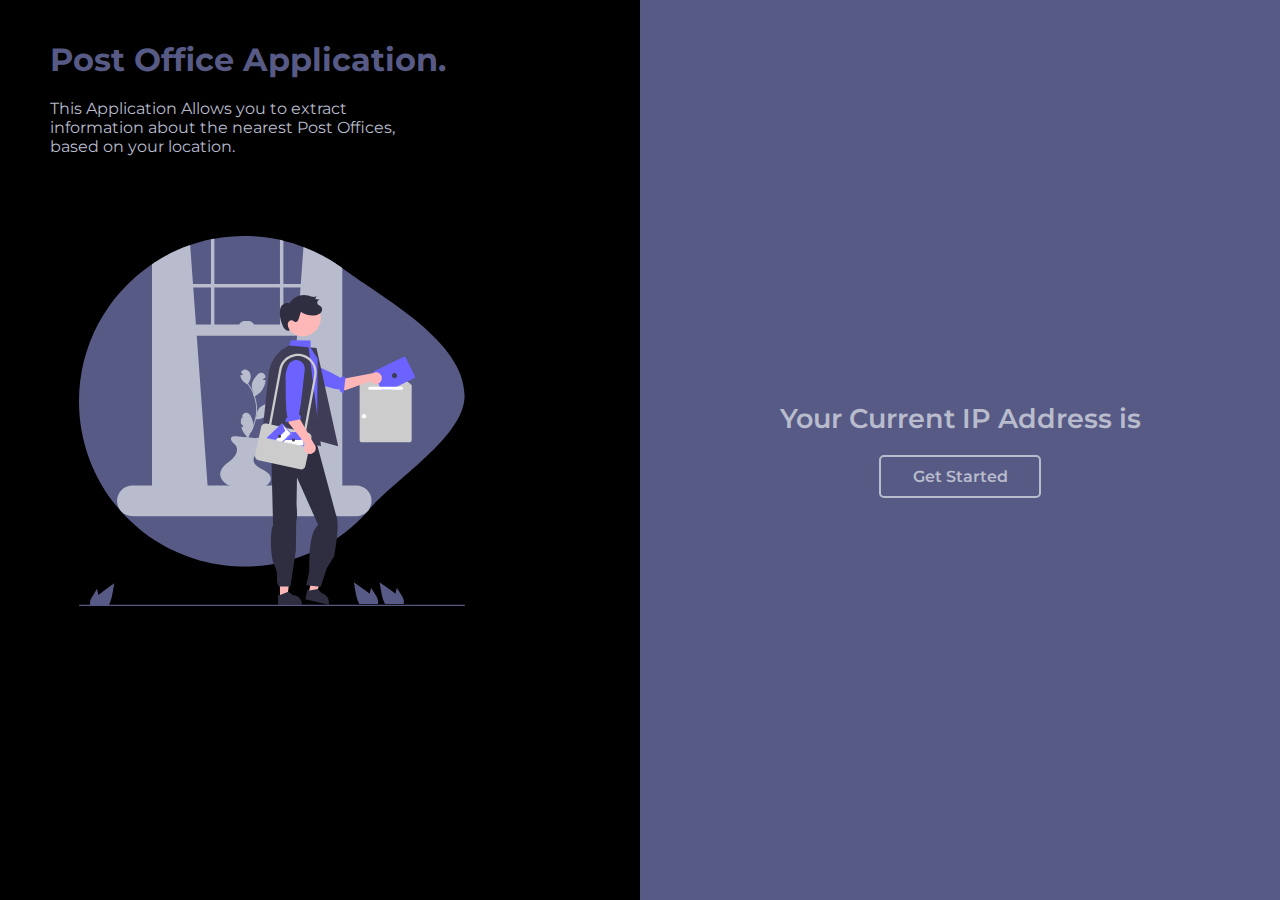
<file: index.html>
<!DOCTYPE html>
<html lang="en">
<head>
    <meta charset="UTF-8">
    <meta name="viewport" content="width=device-width, initial-scale=1.0">
    <title>Post Office App</title>
    <link rel="stylesheet" href="./style.css">
</head>
<body>
    <div class="container">
        <div class="left">
            <div class="box-l">
                <div class="top">
                    <div class="heading">
                        Post Office Application.
                    </div>
                    <div class="desc">
                        This Application Allows you to extract information about the nearest Post Offices, based on your location.
                    </div>
                </div>
                <div class="logo">
                    <img src="./assets/Logo.svg" alt="PostMan-Logo">
                </div>
            </div>
        </div>
        <div class="right">
            <div class="box-r">
                <div class="heading">Your Current IP Address is <span id="address"></span></div>
                <div class="btn">
                    <button id="start-btn">Get Started</button>
                </div>
            </div>
        </div>
    </div>


    <!-- <script src="https://ajax.googleapis.com/ajax/libs/jquery/3.2.1/jquery.min.js">console.clear();</script> -->
    <script src="./script.js">console.clear();</script>
</body>
</html>
</file>
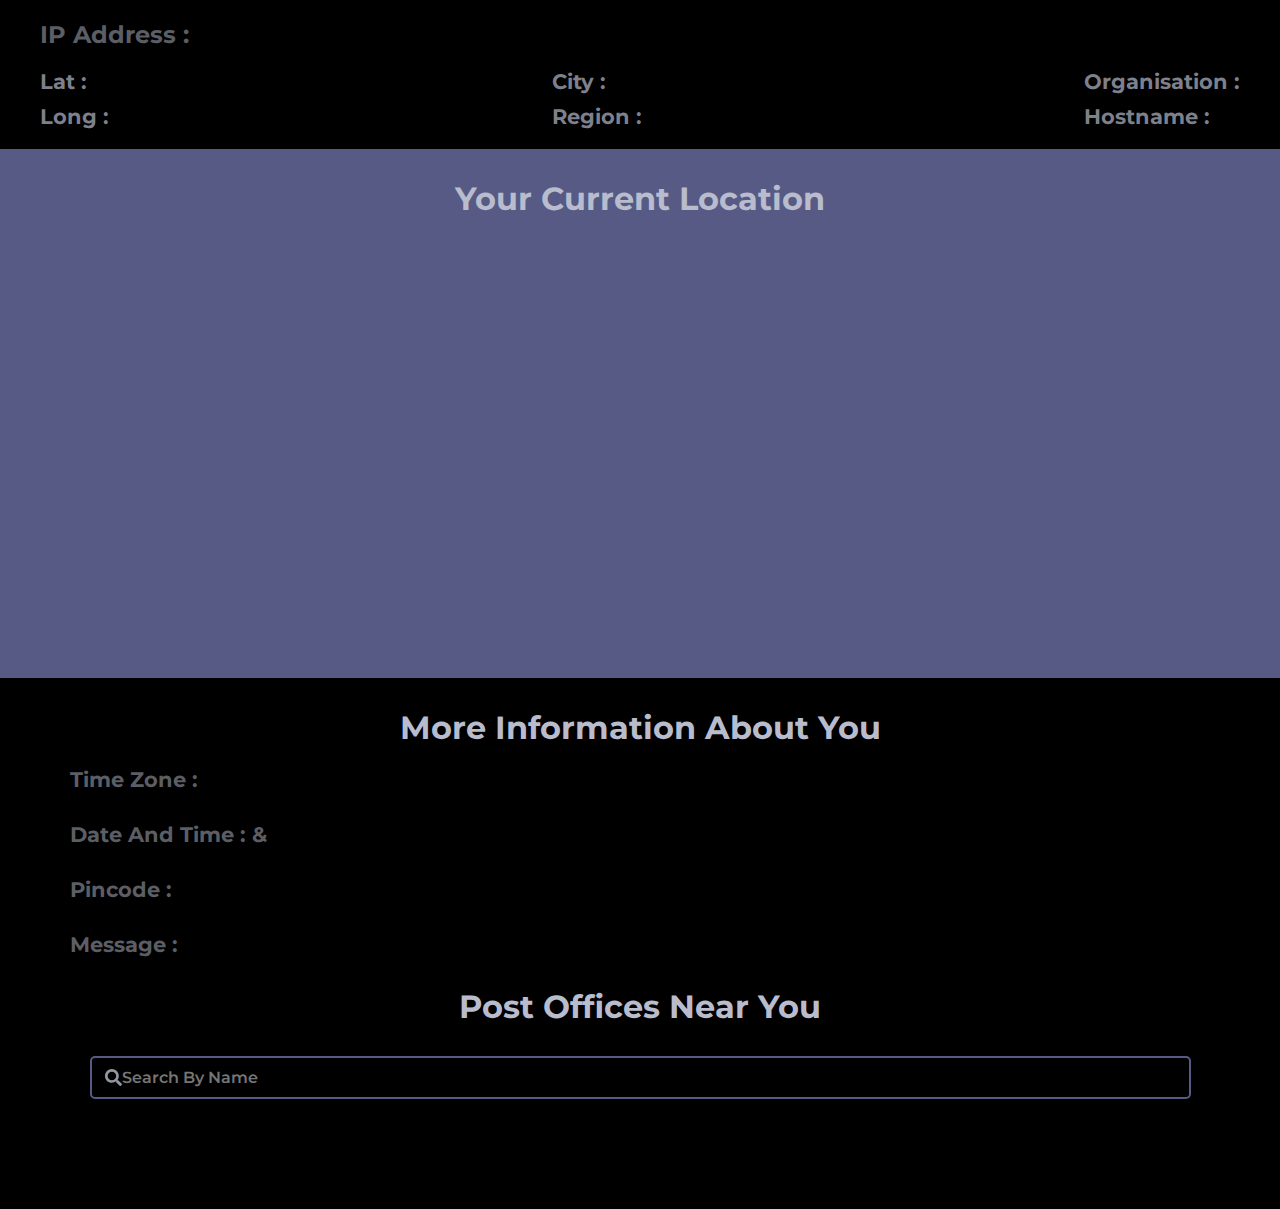
<file: user-Page/index1.html>
<!DOCTYPE html>
<html lang="en">
<head>
    <meta charset="UTF-8">
    <meta name="viewport" content="width=device-width, initial-scale=1.0">
    <title>Post Offices</title>
    <link rel="stylesheet" href="./style1.css">
</head>
<body>
    <div class="header">
        <div class="ip-address">IP Address : <span id="address"></span></div>
        <div class="details">
            <div class="lat-lon">
                <div class="lat">Lat :  <span id="latitude"></span></div>
                <div class="lon">Long :  <span id="longitude"></span></div>
            </div>
            <div class="city-region">
                <div class="city">City :  <span id="city"></span></div>
                <div class="region">Region : <span id="region"></span></div>
            </div>
            <div class="org-host">
                <div class="organisation">Organisation : <span id="org"></span></div>
                <div class="host-name">Hostname :  <span id="host-name"></span></div>
            </div>
        </div>
    </div>
    <section class="location">
        <div class="heading">Your Current Location</div>
        <iframe id="iframe" src=""  frameborder="0" style="border:0"></iframe>
    </section>

    <section class="more-info">
        <div class="heading">More Information About You</div>
        <div class="details">
            <div class="time-zone"> Time Zone : <span id="time-zone"></span></div>
            <div class="date-time">Date And Time : <span id="date"></span> & <span id="time"></span> </div>
            <div class="pincode">Pincode : <span id="pincode"></span></div>
            <div class="pincodes-found">Message : <span id="pin-count"></span></div>
        </div>
    </section>

    <section class="post-offices">
        <div class="heading">Post Offices Near You</div>
        <div class="search">
            <img src="../assets/Search.svg" alt="Search">
            <input id="search-bar" type="text" placeholder="Search By Name">
        </div>
        <div class="cards-container" id="cards-container">
            <!-- <div class="card">
                <div class="name">Name : <span id="name"></span></div>
                <div class="branch">Branch : <span id="branch"></span></div>
                <div class="status">Status : <span id="status"></span></div>
                <div class="district">District : <span id="district"></span></div>
                <div class="division">Division : <span id="division"></span></div>
            </div> -->
        </div>
    </section>


    <script src="./script1.js">console.clear();</script>
</body>
</html>
</file>
<file: style.css>
@import url('https://fonts.googleapis.com/css2?family=Montserrat:wght@300;400;500;600;700;800;900&display=swap');

*{
    font-family: 'Montserrat', sans-serif;
    margin: 0;
    padding: 0;
}
.container{
    display: flex;
    flex-wrap: wrap;
}
.container .left{
    background-color: #000;
    color: #fff;
    display: flex;
    width: 50%;
    height: 100vh;
}
.container .right{
    display: flex;
    width: 50%;
    height: 100vh;
    background-color: #575a85;
}
.container .left .box-l{
    padding: 10px 50px;
    display: flex;
    flex-direction: column;
    gap: 50px;
}
.container .left .box-l .top{
    padding: 30px 0px;
    display: flex;
    flex-direction: column;
    gap: 20px;
}
.container .left .box-l .heading{
    color: #575A85;
    font-size: 2rem;
    font-weight: 700;
}
.container .left .box-l .desc{
    color: #B8BCCC;
    font-size: 1rem;
    width: 70%;
}
.container .left .box-l .logo{
    margin: 0px auto;
}
.container .left .box-l .logo img{
    width: 80%;
}
.container .right .box-r{
    margin: auto auto;
    display: flex;
    flex-direction: column;
    gap: 20px;
}
.container .right .box-r .heading{
    font-size: 1.7rem;
    font-weight: 600;
    color: #b8bccc;
}
#address{
    color: #fff;
}
.container .right .box-r #start-btn{
    width: 45%;
    padding: 10px;
    background-color: transparent;
    border: 2px solid #B8BCCC;
    border-radius: 5px;
    color: #b8bccc;
    cursor: pointer;
    font-size: 16px;
    font-weight: 600;
    transition: 0.3s;
}
.container .right .box-r #start-btn:hover{
    background-color: #B8BCCC;
    color: #575A85;
}
.container .right .box-r #start-btn:active{
    transform: scale(0.95);
}
.container .right .box-r .btn{
    text-align: center;
    margin: 0px auto;
    width: 100%;
}

@media all and (max-width: 768px) and (min-width: 320px)  {

    .container{
        flex-direction: column;
    }
    .container .left{
        height: 80%;
        margin: 0px auto;
        width: 100%;
    }
    .container .right{
        height: 50vh;
        margin: 0px auto;
        width: 100%;
    }
    .container .left .top .heading{
        font-size: 25px;
    }
    .container .left .box-l{
        gap: 20px;
        width: 100%;
    }
    .container .left .box-l .top{
        text-align: center;
    }
    .container .left .box-l .desc{
        width: 100%;
        text-align: center;
        font-size: 14px;
    }
    .container .left .box-l .logo{
        margin: 0px auto;
        width: 70%;
    }
    .container .left .box-l .logo img{
        width: 100%;
    }
    .container .right .box-r .heading{
        font-size: 20px;
        text-align: center;
    }
    .container .right .box-r {
        gap: 20px;
        width: 100%;
        padding: 10px 50px;
    }
    .container .right .box-r #start-btn{
        padding: 10px 0px;
        font-size: 14px;
    }
}
</file>
<file: user-Page/style1.css>
@import url('https://fonts.googleapis.com/css2?family=Montserrat:wght@300;400;500;600;700;800;900&display=swap');

*{
    font-family: 'Montserrat', sans-serif;
    margin: 0;
    padding: 0;
}
.header{
    background-color: #000;
    color: #fff;
}
.header .ip-address{
    color: #B8BCCC80;
    font-size: 1.5rem;
    font-weight: 700;
    padding: 20px 40px 0px 40px;
}
#address{
    color: #b8bccc;
}
.header .details{
    color: #b8bcccaf;
    font-size: 1.3rem;
    font-weight: 700;
    display: flex;
    justify-content: space-between;
    padding: 20px 40px;
}
#latitude,#longitude,#city,#region,#org,#host-name{
    color: #b8bccc;
}
.lat-lon,.city-region,.org-host{
    display: flex;
    flex-direction: column;
    gap: 10px;
}
section.location{
    background-color: #575a85;
    color: #b8bccc;
    display: flex;
    flex-direction: column;
    gap: 30px;
    padding: 30px;
    text-align: center;
}
section.location .heading{
    font-size: 2rem;
    font-weight: 700;
}
#iframe{
    margin: 0px auto;
}
section.more-info{
    display: flex;
    flex-direction: column;
    gap: 20px;
    padding: 30px;
    background-color: #000;
}
section.more-info .heading{
    color: #b8bccc;
    text-align: center;
    font-size: 2rem;
    font-weight: 700;
}
section.more-info .details{
    padding: 0px 40px;
    display: flex;
    flex-direction: column;
    gap: 30px;
    font-size: 1.3rem;
    font-weight: 700;
    color: #B8BCCC80;
}
#time-zone,#date,#time,#pincode,#pin-count{
    color: #b8bccc;
}
section.post-offices{
    background-color: #000;
}
section.post-offices .heading{
    color: #b8bccc;
    text-align: center;
    font-size: 2rem;
    font-weight: 700;
}
section.post-offices .search{
    position: relative;
    margin: 0px auto;
    text-align: center;
    padding: 30px;
}
section.post-offices .search img{
    opacity: 0.8;
    width: 1.3%;
    position: absolute;
    top: 43px;
    left: 105px;
}
section.post-offices .search input{
    font-weight: 600;
    font-size: 16px;
    width: 85%;
    padding: 10px 30px;
    background-color: transparent;
    color: #B8BCCC;
    border: 2px solid #575A85;
    border-radius: 5px;
}
section.post-offices .search input:focus{
    outline: none;
}
section.post-offices .cards-container{
    margin: 0px auto;
    display: flex;
    justify-content: center;
    align-items: center;
    flex-flow: row wrap;
    gap: 20px;
    padding: 40px;
}
#iframe{
    width: 60%;
    height: 400px;
}
section.post-offices .cards-container .card{
    display: flex;
    flex-direction: column;
    justify-content: center;
    gap: 20px;
    width: 30%;
    height: 250px;
    padding: 20px;
    background-color: #575A85;
    color: #B8BCCC;
    font-size: 18px;
    font-weight: 600;
    border-radius: 10px;
}
#name,#branch,#status,#district,#division{
    text-decoration: underline;
}

@media all and (max-width : 768px) and (min-width : 320px){
    .header .details{
        flex-flow: row wrap;
        gap: 20px;
        font-size: 12px;
    }
    .lat-lon, .city-region, .org-host{
        gap: 3px;
        text-align: center;
    }
    .header .ip-address{
        font-size: 16px;
        text-align: center;
    }
    section.location .heading{
        font-size: 16px;
    }
    #iframe{
        width: 80%;
        height: 100px;
    }
    section.more-info .heading,section.post-offices .heading{
        text-decoration: underline;
        font-size: 16px;
    }
    section.more-info .details{
        font-size: 12px;
        gap: 10px;
    }
    section.post-offices .search input{
        padding: 5px 10px;
        font-size: 12px;
    }
    section.post-offices .search img {
       display: none;
    }
    section.post-offices .cards-container .card{
        gap: 7px;
        min-width: 37%;
        height: 110px;
        padding: 10px;
        font-size: 8px;
        justify-content: center;
    }
    section.post-offices .cards-container{
        padding: 10px 30px;
    }
}
</file>
